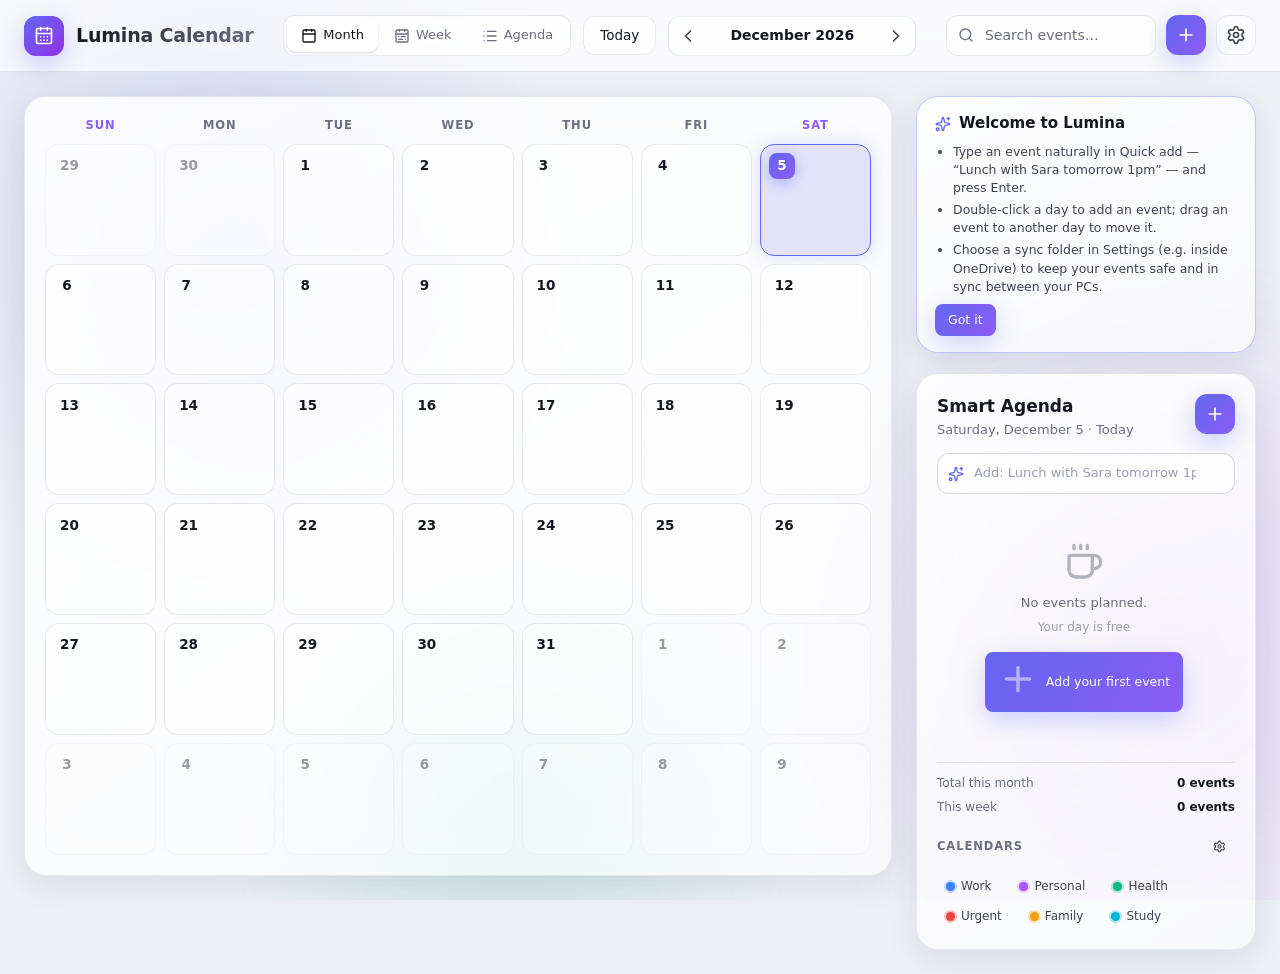
<file: index.html>
<!DOCTYPE html>
<html lang="en" dir="ltr" data-theme="dark">
<head>
  <meta charset="UTF-8">
  <meta name="viewport" content="width=device-width, initial-scale=1.0, viewport-fit=cover">
  <meta name="description" content="Lumina Calendar — a strikingly beautiful smart calendar for daily life. Works offline, English and Arabic.">
  <meta name="application-name" content="Lumina Calendar">
  <meta name="theme-color" content="#0a0a0c" media="(prefers-color-scheme: dark)">
  <meta name="theme-color" content="#eef0f6" media="(prefers-color-scheme: light)">
  <meta name="color-scheme" content="dark light">
  <meta name="mobile-web-app-capable" content="yes">
  <meta name="apple-mobile-web-app-capable" content="yes">
  <meta name="apple-mobile-web-app-title" content="Lumina">
  <title>Lumina Calendar</title>

  <link rel="manifest" href="manifest.webmanifest">
  <link rel="icon" href="icons/favicon.ico" sizes="any">
  <link rel="icon" type="image/svg+xml" href="icons/icon.svg">
  <link rel="apple-touch-icon" href="icons/icon-180.png">
  <link rel="stylesheet" href="css/app.css">

  <!-- Apply the saved theme and language before the first paint to avoid a flash. -->
  <script>
    (function () {
      try {
        var s = JSON.parse(localStorage.getItem('lumina.settings') || '{}');
        var theme = s.theme || 'system';
        if (theme === 'system') theme = (window.matchMedia && window.matchMedia('(prefers-color-scheme: light)').matches) ? 'light' : 'dark';
        document.documentElement.setAttribute('data-theme', theme);
        var lang = s.lang || ((navigator.language || '').toLowerCase().indexOf('ar') === 0 ? 'ar' : 'en');
        document.documentElement.lang = lang;
        document.documentElement.dir = lang === 'ar' ? 'rtl' : 'ltr';
      } catch (e) { /* defaults stay */ }
    })();
  </script>
</head>
<body>

  <div class="ambient-bg" aria-hidden="true">
    <div class="blob blob-1"></div>
    <div class="blob blob-2"></div>
    <div class="blob blob-3"></div>
  </div>

  <header class="app-header glass">
    <div class="brand">
      <div class="brand-logo"><i data-icon="calendar-days"></i></div>
      <h1 class="brand-name" data-i18n="appName">Lumina Calendar</h1>
    </div>

    <div class="header-center">
      <div class="seg glass" role="tablist" aria-label="View">
        <button class="seg-btn active" data-view="month" role="tab" aria-selected="true" title="1"><i data-icon="calendar" class="sm"></i><span class="lbl" data-i18n="month">Month</span></button>
        <button class="seg-btn" data-view="week" role="tab" aria-selected="false" title="2"><i data-icon="calendar-range" class="sm"></i><span class="lbl" data-i18n="week">Week</span></button>
        <button class="seg-btn" data-view="agenda" role="tab" aria-selected="false" title="3"><i data-icon="list" class="sm"></i><span class="lbl" data-i18n="agenda">Agenda</span></button>
      </div>
      <button id="btn-today" class="btn" data-i18n="today">Today</button>
      <div class="nav-group glass">
        <button id="btn-prev" class="icon-btn" data-i18n-title="previous" aria-label="Previous"><i data-icon="chevron-left" class="flip-rtl"></i></button>
        <span id="period-label" class="period-label">…</span>
        <button id="btn-next" class="icon-btn" data-i18n-title="next" aria-label="Next"><i data-icon="chevron-right" class="flip-rtl"></i></button>
      </div>
    </div>

    <div class="header-right">
      <div class="search-wrap">
        <i data-icon="search" class="sm"></i>
        <input id="search" class="search-input" type="search" autocomplete="off" spellcheck="false" data-i18n-placeholder="searchPlaceholder" placeholder="Search events…" aria-label="Search events">
        <button id="search-clear" class="icon-btn sm search-clear" data-i18n-title="clearSearch" aria-label="Clear search" hidden><i data-icon="x" class="sm"></i></button>
      </div>
      <button id="btn-new" class="icon-btn accent" data-i18n-title="newEvent" aria-label="New event"><i data-icon="plus"></i></button>
      <button id="btn-settings" class="icon-btn glass" data-i18n-title="settings" aria-label="Settings"><i data-icon="settings"></i></button>
    </div>
  </header>

  <div class="app-banners">
    <div id="backup-banner" class="banner" hidden role="button" tabindex="0">
      <i data-icon="folder-open" class="sm"></i><span data-i18n="reauthorize">Click to re-allow access to your backup folder</span>
    </div>
  </div>

  <main class="app-main">
    <section class="card view-card slide-up" id="view-root" aria-live="polite">
      <!-- Month / week / agenda views render here -->
    </section>

    <aside class="side-col slide-up" style="animation-delay: 0.08s">
      <div id="welcome-card" class="card welcome" hidden>
        <h3><i data-icon="sparkles" class="sm"></i><span data-i18n="welcomeTitle">Welcome to Lumina</span></h3>
        <ul>
          <li data-i18n="welcome1"></li>
          <li data-i18n="welcome2"></li>
          <li data-i18n="welcome3"></li>
        </ul>
        <div><button id="btn-welcome-ok" class="btn btn-sm btn-primary" data-i18n="gotIt">Got it</button></div>
      </div>

      <div class="card side-card">
        <div class="side-head">
          <div>
            <h2 data-i18n="smartAgenda">Smart Agenda</h2>
            <p id="side-date" class="side-date">…</p>
            <p id="side-hijri" class="side-hijri" hidden></p>
          </div>
          <button id="btn-new-side" class="icon-btn accent" data-i18n-title="newEvent" aria-label="New event"><i data-icon="plus"></i></button>
        </div>
        <div class="quick-add">
          <div class="quick-row">
            <i data-icon="sparkles" class="sm quick-icon"></i>
            <input id="quick-add" class="quick-input" type="text" autocomplete="off" spellcheck="false" maxlength="200" data-i18n-placeholder="quickPlaceholder" placeholder="Add: Lunch with Sara tomorrow 1pm" aria-label="Quick add">
            <button id="quick-open" class="icon-btn sm" type="button" data-i18n-title="quickOpenEditor" aria-label="Open in the editor" hidden><i data-icon="pencil" class="sm"></i></button>
          </div>
          <div id="quick-preview" class="quick-preview" hidden></div>
        </div>
        <div id="next-up" class="next-up" hidden></div>
        <div id="side-list" class="side-list"></div>
        <div class="side-stats">
          <div class="stat"><span data-i18n="totalThisMonth">Total this month</span><b id="stat-month">0</b></div>
          <div class="stat"><span data-i18n="thisWeek">This week</span><b id="stat-week">0</b></div>
          <div class="side-cals-head"><span data-i18n="calendars">Calendars</span><button id="btn-manage-cals" class="icon-btn sm" type="button" data-i18n-title="manageCalendars" aria-label="Manage calendars"><i data-icon="settings" class="xs"></i></button></div>
          <div id="cal-list" class="cal-list"></div>
        </div>
      </div>
    </aside>
  </main>

  <!-- Event editor -->
  <div id="event-modal" class="modal" hidden role="dialog" aria-modal="true" aria-labelledby="event-modal-title">
    <div class="modal-backdrop" data-close></div>
    <div class="modal-panel card">
      <div class="modal-head">
        <h3 id="event-modal-title" data-i18n="newEvent">New event</h3>
        <button class="icon-btn" data-close data-i18n-title="close" aria-label="Close"><i data-icon="x"></i></button>
      </div>
      <form id="event-form" class="form" novalidate>
        <input type="hidden" id="ev-id">
        <div class="field" id="f-title">
          <label for="ev-title" data-i18n="eventTitle">Title</label>
          <input id="ev-title" class="input lg" type="text" maxlength="140" required data-i18n-placeholder="titlePlaceholder" placeholder="e.g. Project review">
          <div class="field-error" data-i18n="required">Please enter a title.</div>
        </div>
        <div class="row-when">
          <div class="field">
            <label for="ev-date" data-i18n="date">Date</label>
            <input id="ev-date" class="input" type="date" required>
          </div>
          <div class="field" id="f-start">
            <label for="ev-time" data-i18n="startTime">Starts</label>
            <input id="ev-time" class="input" type="time" step="300">
          </div>
          <div class="field" id="f-end">
            <label for="ev-end" data-i18n="endTime">Ends</label>
            <input id="ev-end" class="input" type="time" step="300">
          </div>
          <label class="switch"><input id="ev-allday" type="checkbox"><span class="track"></span><span data-i18n="allDay">All day</span></label>
        </div>
        <div class="field-error" id="err-end" data-i18n="endBeforeStart" style="margin-top:-6px">The end time must be after the start time.</div>
        <div class="field">
          <span class="lbl" data-i18n="category">Category</span>
          <div class="cat-grid" id="cat-grid"></div>
        </div>
        <div class="row-3">
          <div class="field">
            <label for="ev-repeat" data-i18n="repeat">Repeat</label>
            <select id="ev-repeat" class="select"></select>
          </div>
          <div class="field" id="f-until">
            <label for="ev-until" data-i18n="until">Until (optional)</label>
            <input id="ev-until" class="input" type="date">
          </div>
          <div class="field">
            <label for="ev-reminder" data-i18n="reminder">Reminder</label>
            <select id="ev-reminder" class="select"></select>
          </div>
        </div>
        <div class="field">
          <label for="ev-location" data-i18n="location">Location</label>
          <input id="ev-location" class="input" type="text" maxlength="200" data-i18n-placeholder="locationPlaceholder" placeholder="e.g. Meeting room B">
        </div>
        <div class="field">
          <label for="ev-notes" data-i18n="notes">Notes</label>
          <textarea id="ev-notes" class="textarea" rows="2" maxlength="2000" data-i18n-placeholder="notesPlaceholder" placeholder="Anything to remember…"></textarea>
        </div>
        <p id="ev-recurring-hint" class="hint" hidden><i data-icon="repeat" class="sm"></i><span data-i18n="recurringHint">This event repeats. Changes apply to all occurrences.</span></p>
        <p id="ev-readonly-hint" class="hint" hidden><i data-icon="lock" class="sm"></i><span data-i18n="feedReadOnly">This event comes from a subscribed calendar and cannot be edited here.</span></p>
        <div id="ev-tools" class="btn-row" hidden>
          <button type="button" id="btn-share" class="btn btn-sm"><i data-icon="share-2" class="sm"></i><span data-i18n="share">Share</span></button>
          <button type="button" id="btn-win-cal" class="btn btn-sm" data-i18n-title="addToWindowsHint"><i data-icon="calendar-plus" class="sm"></i><span data-i18n="addToWindows">Add to Windows Calendar / Outlook</span></button>
        </div>
        <div class="modal-foot">
          <button type="button" id="btn-delete" class="btn btn-danger" hidden><i data-icon="trash-2" class="sm"></i><span data-i18n="delete">Delete</span></button>
          <span class="spacer"></span>
          <button type="button" class="btn btn-ghost" data-close data-i18n="cancel">Cancel</button>
          <button type="submit" id="btn-save" class="btn btn-primary"><i data-icon="check" class="sm"></i><span data-i18n="save">Save</span></button>
        </div>
      </form>
    </div>
  </div>

  <!-- Settings -->
  <div id="settings-modal" class="modal" hidden role="dialog" aria-modal="true" aria-labelledby="settings-title">
    <div class="modal-backdrop" data-close></div>
    <div class="modal-panel card wide">
      <div class="modal-head">
        <h3 id="settings-title" data-i18n="settings">Settings</h3>
        <button class="icon-btn" data-close data-i18n-title="close" aria-label="Close"><i data-icon="x"></i></button>
      </div>

      <div class="settings-section">
        <h4 data-i18n="general">General</h4>
        <div class="setting-row">
          <span class="lbl" data-i18n="language">Language</span>
          <div class="ctl seg glass" id="lang-seg">
            <button class="seg-btn" data-lang="en">English</button>
            <button class="seg-btn" data-lang="ar">العربية</button>
          </div>
        </div>
        <div class="setting-row">
          <span class="lbl" data-i18n="theme">Appearance</span>
          <div class="ctl seg glass" id="theme-seg">
            <button class="seg-btn" data-theme-opt="system"><i data-icon="monitor" class="sm"></i><span data-i18n="system">System</span></button>
            <button class="seg-btn" data-theme-opt="light"><i data-icon="sun" class="sm"></i><span data-i18n="light">Light</span></button>
            <button class="seg-btn" data-theme-opt="dark"><i data-icon="moon" class="sm"></i><span data-i18n="dark">Dark</span></button>
          </div>
        </div>
        <div class="setting-row">
          <label class="lbl" for="set-weekstart" data-i18n="weekStart">Week starts on</label>
          <div class="ctl"><select id="set-weekstart" class="select">
            <option value="6" data-i18n="saturday">Saturday</option>
            <option value="0" data-i18n="sunday">Sunday</option>
            <option value="1" data-i18n="monday">Monday</option>
          </select></div>
        </div>
        <div class="setting-row">
          <label class="lbl" for="set-timefmt" data-i18n="timeFormat">Time format</label>
          <div class="ctl"><select id="set-timefmt" class="select">
            <option value="12" data-i18n="h12">12-hour</option>
            <option value="24" data-i18n="h24">24-hour</option>
          </select></div>
        </div>
        <div class="setting-row" id="row-numerals">
          <label class="lbl" for="set-numerals" data-i18n="numerals">Numerals</label>
          <div class="ctl"><select id="set-numerals" class="select">
            <option value="latn" data-i18n="westernDigits">Western (123)</option>
            <option value="arab" data-i18n="arabicDigits">Arabic-Indic (١٢٣)</option>
          </select></div>
        </div>
        <div class="setting-row">
          <span class="lbl" data-i18n="showHijri">Show Hijri dates</span>
          <label class="switch"><input id="set-hijri" type="checkbox"><span class="track"></span></label>
        </div>
      </div>

      <div class="settings-section">
        <h4 data-i18n="notifications">Notifications</h4>
        <div class="setting-row">
          <span id="notif-status" class="setting-status">…</span>
          <div class="ctl"><button id="btn-notif" class="btn btn-sm"><i data-icon="bell" class="sm"></i><span data-i18n="enableNotifications">Enable notifications</span></button></div>
        </div>
        <div class="setting-row">
          <span class="lbl" data-i18n="reminderSound">Play a sound with reminders</span>
          <label class="switch"><input id="set-sound" type="checkbox"><span class="track"></span></label>
        </div>
        <p class="hint"><i data-icon="info" class="sm"></i><span data-i18n="notifHint"></span></p>
        <div class="setting-row" style="margin-top:4px">
          <span class="lbl" data-i18n="closedReminders">Reminders when Lumina is closed</span>
          <div class="ctl"><button id="btn-copy-startup" class="btn btn-sm"><i data-icon="copy" class="sm"></i><span data-i18n="copyStartup">Copy “shell:startup”</span></button></div>
        </div>
        <p class="hint"><i data-icon="info" class="sm"></i><span data-i18n="closedRemindersHint"></span></p>
      </div>

      <div class="settings-section">
        <h4 data-i18n="syncTitle">Sync &amp; backup folder</h4>
        <div class="setting-row">
          <div>
            <div class="lbl" data-i18n="backupFolder">Sync folder</div>
            <div id="backup-status" class="setting-status" data-i18n="noFolder">No folder chosen</div>
          </div>
          <div class="ctl" id="backup-controls">
            <button id="btn-choose-folder" class="btn btn-sm"><i data-icon="folder" class="sm"></i><span data-i18n="chooseFolder">Choose folder…</span></button>
            <button id="btn-backup-now" class="btn btn-sm" hidden><i data-icon="refresh-cw" class="sm"></i><span data-i18n="syncNow">Sync now</span></button>
            <button id="btn-restore-folder" class="btn btn-sm" hidden><i data-icon="rotate-ccw" class="sm"></i><span data-i18n="restoreFromFolder">Restore from folder</span></button>
            <button id="btn-forget-folder" class="btn btn-sm btn-ghost" hidden><span data-i18n="forgetFolder">Stop</span></button>
          </div>
        </div>
        <p class="hint" id="backup-hint"><i data-icon="info" class="sm"></i><span data-i18n="syncHint"></span></p>
        <div class="btn-row">
          <button id="btn-export-json" class="btn btn-sm"><i data-icon="file-down" class="sm"></i><span data-i18n="exportJson">Export backup (JSON)</span></button>
          <button id="btn-import" class="btn btn-sm"><i data-icon="file-up" class="sm"></i><span data-i18n="importFile">Import (JSON or ICS)</span></button>
          <button id="btn-export-ics" class="btn btn-sm"><i data-icon="calendar-check" class="sm"></i><span data-i18n="exportIcs">Export to calendar file (ICS)</span></button>
          <input id="import-file" type="file" accept=".json,.ics,application/json,text/calendar" hidden>
        </div>
      </div>

      <div class="settings-section">
        <h4 data-i18n="shortcuts">Keyboard shortcuts</h4>
        <div class="shortcut-list">
          <div><span data-i18n="sc_new">New event</span><span><span class="kbd">N</span></span></div>
          <div><span data-i18n="sc_today">Go to today</span><span><span class="kbd">T</span></span></div>
          <div><span data-i18n="sc_nav">Previous / next</span><span><span class="kbd">←</span><span class="kbd">→</span></span></div>
          <div><span data-i18n="sc_views">Month / Week / Agenda</span><span><span class="kbd">1</span><span class="kbd">2</span><span class="kbd">3</span></span></div>
          <div><span data-i18n="sc_search">Search</span><span><span class="kbd">/</span></span></div>
          <div><span data-i18n="sc_quick">Quick add</span><span><span class="kbd">Q</span></span></div>
          <div><span data-i18n="sc_close">Close</span><span><span class="kbd">Esc</span></span></div>
        </div>
      </div>

      <div class="settings-section">
        <h4 data-i18n="dangerZone">Danger zone</h4>
        <div class="setting-row">
          <span class="lbl" data-i18n="deleteAll">Delete all events</span>
          <div class="ctl"><button id="btn-delete-all" class="btn btn-sm btn-danger"><i data-icon="trash-2" class="sm"></i><span data-i18n="deleteAll">Delete all events</span></button></div>
        </div>
      </div>

      <div class="settings-section">
        <h4 data-i18n="about">About</h4>
        <div class="about-box">
          <div class="brand-logo"><i data-icon="calendar-days"></i></div>
          <div>
            <div class="t"><span data-i18n="appName">Lumina Calendar</span> <span class="setting-status">· <span data-i18n="version">Version</span> <span id="app-version">1.0.0</span></span></div>
            <div class="s" data-i18n="aboutText"></div>
            <div class="s"><span data-i18n="support">Support</span>: <a href="mailto:haymohsen@gmail.com">haymohsen@gmail.com</a> · <a href="privacy.html" target="_blank" rel="noopener" data-i18n="privacy">Privacy policy</a></div>
          </div>
        </div>
      </div>
    </div>
  </div>

  <!-- Calendars manager -->
  <div id="calendars-modal" class="modal" hidden role="dialog" aria-modal="true" aria-labelledby="calendars-title">
    <div class="modal-backdrop" data-close></div>
    <div class="modal-panel card">
      <div class="modal-head">
        <h3 id="calendars-title" data-i18n="manageCalendars">Manage calendars</h3>
        <button class="icon-btn" data-close data-i18n-title="close" aria-label="Close"><i data-icon="x"></i></button>
      </div>
      <div id="cal-manage-list" class="cal-manage-list"></div>
      <p class="hint" style="margin-top:6px"><i data-icon="info" class="sm"></i><span data-i18n="builtinNameHint"></span></p>

      <div class="settings-section">
        <h4 data-i18n="newCalendar">New calendar</h4>
        <div class="cal-add-row">
          <input id="newcal-color" class="color-input" type="color" value="#ec4899" data-i18n-title="calendarColor">
          <input id="newcal-name" class="input" type="text" maxlength="60" data-i18n-placeholder="calendarName" placeholder="Name">
          <button id="btn-add-cal" class="btn btn-sm btn-primary" type="button"><i data-icon="plus" class="sm"></i><span data-i18n="addCalendar">Add calendar</span></button>
        </div>
      </div>

      <div class="settings-section">
        <h4 data-i18n="subscribeFeed">Subscribe to a calendar feed</h4>
        <div class="form" style="gap:8px">
          <input id="feed-url" class="input" type="url" spellcheck="false" data-i18n-placeholder="feedUrlPlaceholder" placeholder="https://example.com/calendar.ics" aria-label="Feed URL">
          <div class="cal-add-row">
            <input id="feed-color" class="color-input" type="color" value="#14b8a6" data-i18n-title="calendarColor">
            <input id="feed-name" class="input" type="text" maxlength="60" data-i18n-placeholder="feedName" placeholder="Name (optional)">
            <button id="btn-add-feed" class="btn btn-sm btn-primary" type="button"><i data-icon="globe" class="sm"></i><span data-i18n="subscribe">Subscribe</span></button>
          </div>
          <p class="hint"><i data-icon="info" class="sm"></i><span data-i18n="feedHint"></span></p>
        </div>
      </div>
    </div>
  </div>

  <!-- Generic confirm dialog -->
  <div id="confirm-modal" class="modal" hidden role="alertdialog" aria-modal="true" aria-labelledby="confirm-title">
    <div class="modal-backdrop" data-close></div>
    <div class="modal-panel card narrow">
      <div class="modal-head">
        <h3 id="confirm-title">…</h3>
        <button class="icon-btn" data-close aria-label="Close"><i data-icon="x"></i></button>
      </div>
      <p id="confirm-msg" class="hint" style="font-size:13.5px;color:var(--text-2)"></p>
      <div id="confirm-buttons" class="modal-foot"></div>
    </div>
  </div>

  <div id="toast-stack" class="toast-stack" aria-live="polite"></div>

  <script src="js/icons.js"></script>
  <script src="js/i18n.js"></script>
  <script src="js/core.js"></script>
  <script src="js/nlp.js"></script>
  <script src="js/store.js"></script>
  <script src="js/app.js"></script>
</body>
</html>
</file>
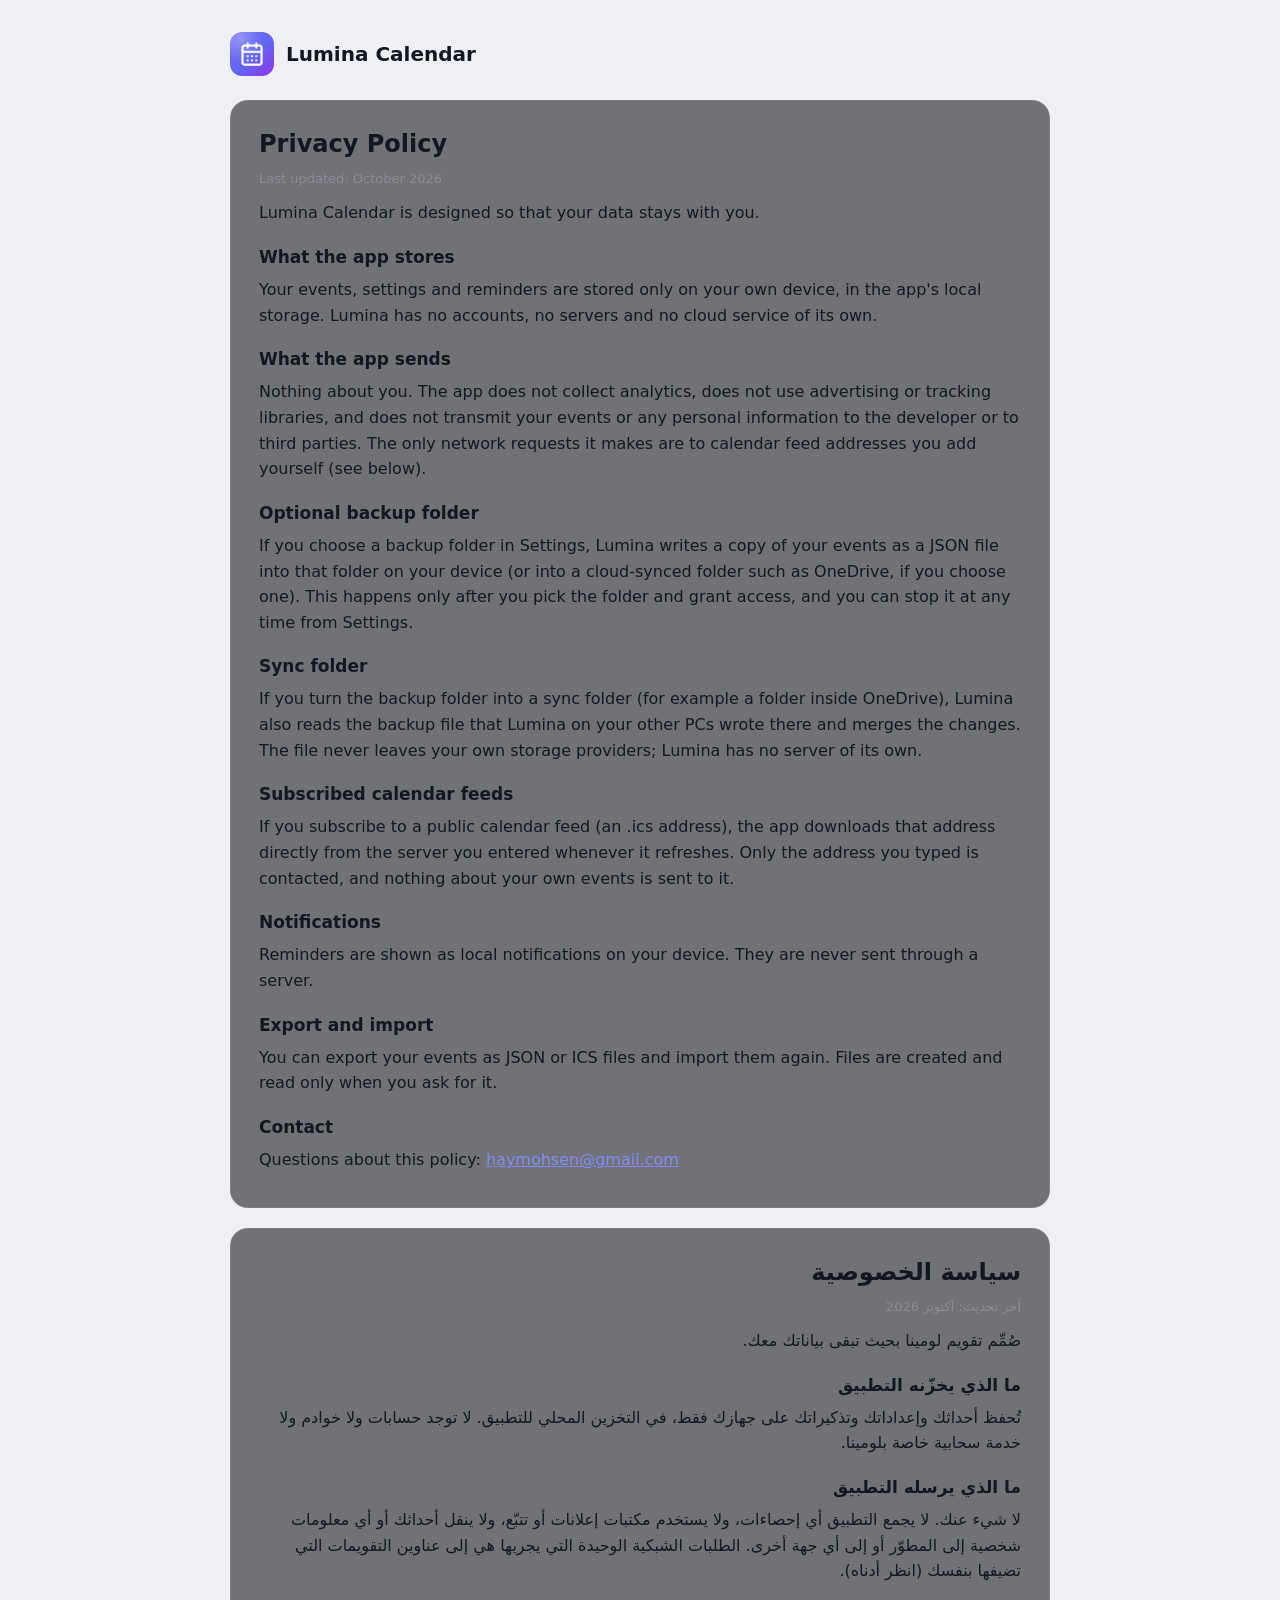
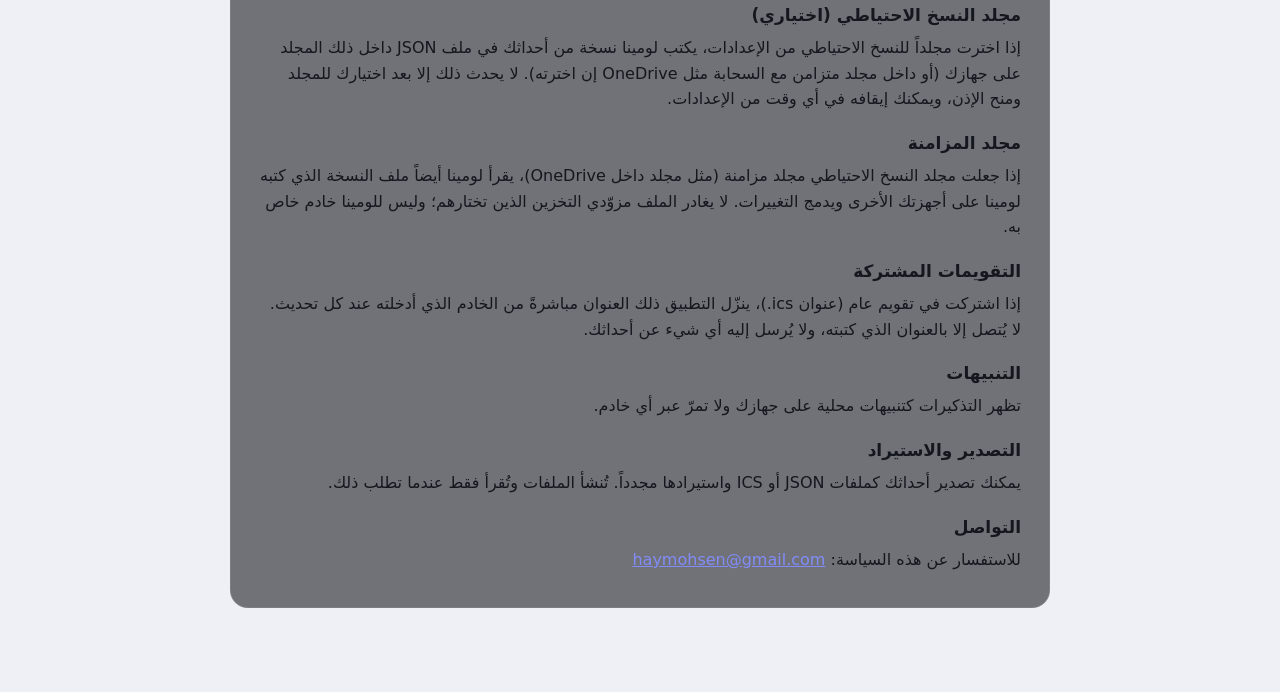
<file: privacy.html>
<!DOCTYPE html>
<html lang="en">
<head>
  <meta charset="UTF-8">
  <meta name="viewport" content="width=device-width, initial-scale=1.0">
  <title>Privacy Policy — Lumina Calendar</title>
  <link rel="icon" href="icons/favicon.ico">
  <style>
    :root { color-scheme: light dark; }
    body { margin: 0; font-family: 'Segoe UI Variable Text', 'Segoe UI', system-ui, -apple-system, 'Noto Sans Arabic', sans-serif; background: #0a0a0c; color: #f5f5f7; line-height: 1.6; }
    @media (prefers-color-scheme: light) { body { background: #eef0f6; color: #15171f; } .card { background: rgba(255,255,255,0.85); border-color: rgba(20,24,40,0.08); } .muted { color: #6b6f80; } }
    main { max-width: 820px; margin: 0 auto; padding: 32px 20px 64px; }
    .brand { display: flex; align-items: center; gap: 12px; margin-bottom: 24px; }
    .brand img { width: 44px; height: 44px; border-radius: 12px; }
    .brand b { font-size: 20px; }
    .card { background: rgba(30,30,35,0.6); border: 1px solid rgba(255,255,255,0.08); border-radius: 18px; padding: 24px 28px; margin-bottom: 20px; }
    h1 { font-size: 24px; margin: 0 0 6px; }
    h2 { font-size: 17px; margin: 18px 0 6px; }
    p { margin: 0 0 10px; }
    .muted { color: #8d8d96; font-size: 13px; }
    [dir="rtl"] { text-align: right; }
    a { color: #818cf8; }
  </style>
</head>
<body>
  <main>
    <div class="brand"><img src="icons/icon-96.png" alt=""><b>Lumina Calendar</b></div>

    <section class="card">
      <h1>Privacy Policy</h1>
      <p class="muted">Last updated: October 2026</p>
      <p>Lumina Calendar is designed so that your data stays with you.</p>
      <h2>What the app stores</h2>
      <p>Your events, settings and reminders are stored only on your own device, in the app's local storage. Lumina has no accounts, no servers and no cloud service of its own.</p>
      <h2>What the app sends</h2>
      <p>Nothing about you. The app does not collect analytics, does not use advertising or tracking libraries, and does not transmit your events or any personal information to the developer or to third parties. The only network requests it makes are to calendar feed addresses you add yourself (see below).</p>
      <h2>Optional backup folder</h2>
      <p>If you choose a backup folder in Settings, Lumina writes a copy of your events as a JSON file into that folder on your device (or into a cloud-synced folder such as OneDrive, if you choose one). This happens only after you pick the folder and grant access, and you can stop it at any time from Settings.</p>
      <h2>Sync folder</h2>
      <p>If you turn the backup folder into a sync folder (for example a folder inside OneDrive), Lumina also reads the backup file that Lumina on your other PCs wrote there and merges the changes. The file never leaves your own storage providers; Lumina has no server of its own.</p>
      <h2>Subscribed calendar feeds</h2>
      <p>If you subscribe to a public calendar feed (an .ics address), the app downloads that address directly from the server you entered whenever it refreshes. Only the address you typed is contacted, and nothing about your own events is sent to it.</p>
      <h2>Notifications</h2>
      <p>Reminders are shown as local notifications on your device. They are never sent through a server.</p>
      <h2>Export and import</h2>
      <p>You can export your events as JSON or ICS files and import them again. Files are created and read only when you ask for it.</p>
      <h2>Contact</h2>
      <p>Questions about this policy: <a href="mailto:haymohsen@gmail.com">haymohsen@gmail.com</a></p>
    </section>

    <section class="card" dir="rtl" lang="ar">
      <h1>سياسة الخصوصية</h1>
      <p class="muted">آخر تحديث: أكتوبر 2026</p>
      <p>صُمِّم تقويم لومينا بحيث تبقى بياناتك معك.</p>
      <h2>ما الذي يخزّنه التطبيق</h2>
      <p>تُحفظ أحداثك وإعداداتك وتذكيراتك على جهازك فقط، في التخزين المحلي للتطبيق. لا توجد حسابات ولا خوادم ولا خدمة سحابية خاصة بلومينا.</p>
      <h2>ما الذي يرسله التطبيق</h2>
      <p>لا شيء عنك. لا يجمع التطبيق أي إحصاءات، ولا يستخدم مكتبات إعلانات أو تتبّع، ولا ينقل أحداثك أو أي معلومات شخصية إلى المطوّر أو إلى أي جهة أخرى. الطلبات الشبكية الوحيدة التي يجريها هي إلى عناوين التقويمات التي تضيفها بنفسك (انظر أدناه).</p>
      <h2>مجلد النسخ الاحتياطي (اختياري)</h2>
      <p>إذا اخترت مجلداً للنسخ الاحتياطي من الإعدادات، يكتب لومينا نسخة من أحداثك في ملف JSON داخل ذلك المجلد على جهازك (أو داخل مجلد متزامن مع السحابة مثل OneDrive إن اخترته). لا يحدث ذلك إلا بعد اختيارك للمجلد ومنح الإذن، ويمكنك إيقافه في أي وقت من الإعدادات.</p>
      <h2>مجلد المزامنة</h2>
      <p>إذا جعلت مجلد النسخ الاحتياطي مجلد مزامنة (مثل مجلد داخل OneDrive)، يقرأ لومينا أيضاً ملف النسخة الذي كتبه لومينا على أجهزتك الأخرى ويدمج التغييرات. لا يغادر الملف مزوّدي التخزين الذين تختارهم؛ وليس للومينا خادم خاص به.</p>
      <h2>التقويمات المشتركة</h2>
      <p>إذا اشتركت في تقويم عام (عنوان ‎.ics)، ينزّل التطبيق ذلك العنوان مباشرةً من الخادم الذي أدخلته عند كل تحديث. لا يُتصل إلا بالعنوان الذي كتبته، ولا يُرسل إليه أي شيء عن أحداثك.</p>
      <h2>التنبيهات</h2>
      <p>تظهر التذكيرات كتنبيهات محلية على جهازك ولا تمرّ عبر أي خادم.</p>
      <h2>التصدير والاستيراد</h2>
      <p>يمكنك تصدير أحداثك كملفات JSON أو ICS واستيرادها مجدداً. تُنشأ الملفات وتُقرأ فقط عندما تطلب ذلك.</p>
      <h2>التواصل</h2>
      <p>للاستفسار عن هذه السياسة: <a href="mailto:haymohsen@gmail.com">haymohsen@gmail.com</a></p>
    </section>
  </main>
</body>
</html>
</file>
<file: css/app.css>
/* ==========================================================================
   Lumina Calendar — styles
   Fluent-inspired glass design, light & dark themes, LTR & RTL layouts.
   ========================================================================== */

:root {
  --font: 'Segoe UI Variable Text', 'Segoe UI', system-ui, -apple-system, 'Helvetica Neue', 'Noto Sans Arabic', 'Noto Sans', Arial, sans-serif;
  --font-display: 'Segoe UI Variable Display', 'Segoe UI', system-ui, -apple-system, 'Noto Sans Arabic', 'Noto Sans', Arial, sans-serif;
  --accent: #6366f1;
  --accent-2: #8b5cf6;
  --accent-hover: #4f46e5;
  --accent-soft: rgba(99, 102, 241, 0.16);
  --danger: #ef4444;
  --success: #10b981;
  --warning: #f59e0b;
  --radius-xl: 22px;
  --radius-lg: 16px;
  --radius: 12px;
  --radius-sm: 8px;
  --header-h: 72px;
  --cat-work: #3b82f6;
  --cat-personal: #a855f7;
  --cat-health: #10b981;
  --cat-urgent: #ef4444;
  --cat-family: #f59e0b;
  --cat-study: #06b6d4;
  --ease-out: cubic-bezier(0.16, 1, 0.3, 1);
  color-scheme: dark;
}

html[data-theme="dark"] {
  --bg: #0a0a0c;
  --text: #f5f5f7;
  --text-2: #b8b8c0;
  --muted: #8d8d96;
  --muted-2: #5f5f68;
  --surface: rgba(30, 30, 35, 0.6);
  --surface-strong: rgba(22, 22, 27, 0.95);
  --card: linear-gradient(145deg, rgba(40, 40, 45, 0.7) 0%, rgba(20, 20, 25, 0.4) 100%);
  --border: rgba(255, 255, 255, 0.08);
  --border-strong: rgba(255, 255, 255, 0.16);
  --hover: rgba(255, 255, 255, 0.06);
  --hover-2: rgba(255, 255, 255, 0.11);
  --cell: rgba(255, 255, 255, 0.035);
  --input: rgba(255, 255, 255, 0.05);
  --shadow: 0 8px 32px rgba(0, 0, 0, 0.3);
  --shadow-lg: 0 24px 64px rgba(0, 0, 0, 0.5);
  --blob-1: rgba(99, 102, 241, 0.16);
  --blob-2: rgba(168, 85, 247, 0.16);
  --blob-3: rgba(16, 185, 129, 0.1);
  --cat-text-mix: white;
  --scroll: rgba(255, 255, 255, 0.2);
  color-scheme: dark;
}

html[data-theme="light"] {
  --bg: #eef0f6;
  --text: #15171f;
  --text-2: #3f4250;
  --muted: #6b6f80;
  --muted-2: #9a9eae;
  --surface: rgba(255, 255, 255, 0.62);
  --surface-strong: rgba(255, 255, 255, 0.96);
  --card: linear-gradient(145deg, rgba(255, 255, 255, 0.86) 0%, rgba(255, 255, 255, 0.6) 100%);
  --border: rgba(20, 24, 40, 0.08);
  --border-strong: rgba(20, 24, 40, 0.16);
  --hover: rgba(20, 24, 40, 0.05);
  --hover-2: rgba(20, 24, 40, 0.09);
  --cell: rgba(255, 255, 255, 0.55);
  --input: rgba(255, 255, 255, 0.8);
  --shadow: 0 8px 32px rgba(40, 44, 80, 0.1);
  --shadow-lg: 0 24px 64px rgba(40, 44, 80, 0.18);
  --blob-1: rgba(99, 102, 241, 0.22);
  --blob-2: rgba(168, 85, 247, 0.18);
  --blob-3: rgba(16, 185, 129, 0.16);
  --cat-text-mix: black;
  --scroll: rgba(20, 24, 40, 0.22);
  color-scheme: light;
}

* { box-sizing: border-box; }

body {
  margin: 0;
  min-height: 100vh;
  display: flex;
  flex-direction: column;
  background: var(--bg);
  color: var(--text);
  font-family: var(--font);
  font-size: 14px;
  line-height: 1.45;
  -webkit-font-smoothing: antialiased;
  overflow-x: hidden;
  transition: background-color 0.3s ease, color 0.3s ease;
}

button, input, select, textarea { font: inherit; color: inherit; }
button { cursor: pointer; }
a { color: var(--accent); }
h1, h2, h3 { margin: 0; font-family: var(--font-display); }
p { margin: 0; }
[hidden] { display: none !important; }

::-webkit-scrollbar { width: 8px; height: 8px; }
::-webkit-scrollbar-track { background: transparent; }
::-webkit-scrollbar-thumb { background: var(--scroll); border-radius: 10px; }
::-webkit-scrollbar-thumb:hover { background: var(--muted); }

.icon { width: 20px; height: 20px; flex-shrink: 0; }
.icon.sm { width: 16px; height: 16px; }
.icon.xs { width: 13px; height: 13px; }
.icon.lg { width: 28px; height: 28px; }
[dir="rtl"] .flip-rtl { transform: scaleX(-1); }

.sr-only {
  position: absolute; width: 1px; height: 1px; padding: 0; margin: -1px;
  overflow: hidden; clip: rect(0, 0, 0, 0); white-space: nowrap; border: 0;
}

/* ---------- Ambient background ---------- */
.ambient-bg { position: fixed; inset: 0; z-index: -1; overflow: hidden; background: var(--bg); transition: background-color 0.3s ease; }
.blob { position: absolute; border-radius: 50%; filter: blur(10px); animation: blob 18s infinite ease-in-out; }
.blob-1 { top: -12%; left: -10%; width: 55vw; height: 55vw; background: radial-gradient(circle, var(--blob-1) 0%, rgba(0, 0, 0, 0) 70%); }
.blob-2 { top: 28%; right: -22%; width: 62vw; height: 62vw; background: radial-gradient(circle, var(--blob-2) 0%, rgba(0, 0, 0, 0) 70%); animation-delay: -6s; }
.blob-3 { bottom: -22%; left: 18%; width: 44vw; height: 44vw; background: radial-gradient(circle, var(--blob-3) 0%, rgba(0, 0, 0, 0) 70%); animation-delay: -12s; }

@keyframes blob {
  0% { transform: translate(0, 0) scale(1); }
  33% { transform: translate(50px, -50px) scale(1.1); }
  66% { transform: translate(-20px, 40px) scale(0.9); }
  100% { transform: translate(0, 0) scale(1); }
}
@keyframes fadeIn { from { opacity: 0; } to { opacity: 1; } }
@keyframes slideUp { from { opacity: 0; transform: translateY(18px) scale(0.97); } to { opacity: 1; transform: translateY(0) scale(1); } }
@keyframes toastIn { from { opacity: 0; transform: translateY(12px); } to { opacity: 1; transform: translateY(0); } }
@keyframes pulse { 0%, 100% { box-shadow: 0 0 0 0 rgba(99, 102, 241, 0.45); } 70% { box-shadow: 0 0 0 10px rgba(99, 102, 241, 0); } }

.fade-in { animation: fadeIn 0.3s ease-out both; }
.slide-up { animation: slideUp 0.45s var(--ease-out) both; }

/* ---------- Surfaces ---------- */
.glass {
  background: var(--surface);
  -webkit-backdrop-filter: blur(24px);
  backdrop-filter: blur(24px);
  border: 1px solid var(--border);
}
.card {
  background: var(--card);
  -webkit-backdrop-filter: blur(20px);
  backdrop-filter: blur(20px);
  border: 1px solid var(--border);
  box-shadow: var(--shadow);
  border-radius: var(--radius-xl);
}

/* ---------- Buttons ---------- */
.btn {
  display: inline-flex; align-items: center; justify-content: center; gap: 8px;
  padding: 9px 16px; border-radius: var(--radius); border: 1px solid var(--border);
  background: var(--surface); color: var(--text); font-weight: 500; font-size: 13.5px;
  transition: background-color 0.18s ease, border-color 0.18s ease, transform 0.12s ease, box-shadow 0.18s ease;
  white-space: nowrap; text-decoration: none;
}
.btn:hover { background: var(--hover-2); border-color: var(--border-strong); }
.btn:active { transform: scale(0.97); }
.btn:focus-visible, .icon-btn:focus-visible, .seg-btn:focus-visible, .day:focus-visible, .chip:focus-visible, .agenda-item:focus-visible, .wk-event:focus-visible {
  outline: 2px solid var(--accent); outline-offset: 2px;
}
.btn-primary {
  background: linear-gradient(135deg, var(--accent) 0%, var(--accent-2) 100%); border-color: transparent; color: #fff;
  box-shadow: 0 8px 24px rgba(99, 102, 241, 0.28);
}
.btn-primary:hover { background: linear-gradient(135deg, var(--accent-hover) 0%, #7c3aed 100%); border-color: transparent; }
.btn-ghost { background: transparent; border-color: transparent; }
.btn-ghost:hover { background: var(--hover); }
.btn-danger { color: var(--danger); border-color: rgba(239, 68, 68, 0.3); background: rgba(239, 68, 68, 0.08); }
.btn-danger:hover { background: rgba(239, 68, 68, 0.16); border-color: rgba(239, 68, 68, 0.5); }
.btn-sm { padding: 6px 12px; font-size: 12.5px; border-radius: var(--radius-sm); }
.btn-block { width: 100%; }
.btn:disabled { opacity: 0.5; cursor: not-allowed; }

.icon-btn {
  display: inline-flex; align-items: center; justify-content: center;
  width: 40px; height: 40px; border-radius: var(--radius); border: 1px solid transparent;
  background: transparent; color: var(--text-2);
  transition: background-color 0.18s ease, color 0.18s ease, transform 0.12s ease;
}
.icon-btn:hover { background: var(--hover-2); color: var(--text); }
.icon-btn:active { transform: scale(0.94); }
.icon-btn.glass { border-color: var(--border); }
.icon-btn.accent {
  background: linear-gradient(135deg, var(--accent) 0%, var(--accent-2) 100%); color: #fff;
  box-shadow: 0 8px 24px rgba(99, 102, 241, 0.3);
}
.icon-btn.accent:hover { filter: brightness(1.08); }
.icon-btn.sm { width: 32px; height: 32px; border-radius: var(--radius-sm); }

/* ---------- Segmented control ---------- */
.seg { display: inline-flex; padding: 3px; gap: 2px; border-radius: var(--radius); }
.seg-btn {
  padding: 7px 14px; border-radius: 9px; border: 0; background: transparent; color: var(--muted);
  font-weight: 500; font-size: 13px; display: inline-flex; align-items: center; gap: 6px;
  transition: background-color 0.18s ease, color 0.18s ease;
}
.seg-btn:hover { color: var(--text); background: var(--hover); }
.seg-btn.active { background: var(--hover-2); color: var(--text); box-shadow: 0 1px 2px rgba(0, 0, 0, 0.15); }
html[data-theme="light"] .seg-btn.active { background: #fff; }

/* ---------- Header ---------- */
.app-header {
  position: sticky; top: 0; z-index: 40; flex-shrink: 0;
  display: flex; align-items: center; justify-content: space-between; gap: 16px; flex-wrap: wrap;
  padding: 12px 24px; min-height: var(--header-h);
  border-left: 0; border-right: 0; border-top: 0;
}
.brand { display: flex; align-items: center; gap: 12px; min-width: 0; }
.brand-logo {
  width: 40px; height: 40px; border-radius: 12px; display: grid; place-items: center; color: #fff;
  background: linear-gradient(135deg, #6366f1 0%, #9333ea 100%);
  box-shadow: 0 8px 24px rgba(99, 102, 241, 0.3);
}
.brand-name {
  font-size: 19px; font-weight: 700; letter-spacing: -0.01em; white-space: nowrap;
  background: linear-gradient(90deg, var(--text) 0%, var(--muted) 100%);
  -webkit-background-clip: text; background-clip: text; color: transparent;
}
.header-center { display: flex; align-items: center; gap: 12px; flex-wrap: wrap; justify-content: center; }
.header-right { display: flex; align-items: center; gap: 10px; }
.nav-group { display: inline-flex; align-items: center; border-radius: var(--radius); overflow: hidden; }
.nav-group .icon-btn { border-radius: 0; width: 38px; height: 38px; }
.period-label {
  min-width: 170px; text-align: center; font-weight: 600; font-size: 14px; padding: 0 10px;
  white-space: nowrap; font-variant-numeric: tabular-nums;
}
.search-wrap { position: relative; display: flex; align-items: center; }
.search-wrap .icon { position: absolute; inset-inline-start: 12px; color: var(--muted); pointer-events: none; }
.search-input {
  width: 210px; padding: 9px 12px; padding-inline-start: 38px; border-radius: var(--radius); border: 1px solid var(--border);
  background: var(--surface); color: var(--text); outline: none; transition: width 0.25s var(--ease-out), border-color 0.18s ease, box-shadow 0.18s ease;
}
.search-input::placeholder { color: var(--muted); }
.search-input:focus { width: 280px; border-color: var(--accent); box-shadow: 0 0 0 3px var(--accent-soft); }
.search-clear { position: absolute; inset-inline-end: 6px; }
.kbd {
  display: inline-block; padding: 1px 7px; border-radius: 6px; border: 1px solid var(--border-strong);
  background: var(--hover); font-size: 11.5px; font-family: var(--font); color: var(--text-2); min-width: 22px; text-align: center;
  font-variant-numeric: tabular-nums;
}

/* ---------- Main layout ---------- */
.app-main {
  flex: 1; width: 100%; max-width: 1600px; margin: 0 auto; padding: 24px;
  display: grid; grid-template-columns: minmax(0, 1fr) 340px; gap: 24px; align-items: start; position: relative; z-index: 10;
}
.view-card { padding: 20px; height: calc(100vh - var(--header-h) - 48px); min-height: 520px; display: flex; flex-direction: column; overflow: auto; }
.side-col { display: flex; flex-direction: column; gap: 20px; position: sticky; top: calc(var(--header-h) + 24px); }

/* ---------- Month view ---------- */
.weekdays { display: grid; grid-template-columns: repeat(7, minmax(0, 1fr)); gap: 8px; margin-bottom: 10px; }
.weekdays div { text-align: center; font-size: 11.5px; font-weight: 600; letter-spacing: 0.08em; text-transform: uppercase; color: var(--muted); }
.weekdays div.weekend { color: var(--accent-2); }
.month-grid { display: grid; grid-template-columns: repeat(7, minmax(0, 1fr)); grid-template-rows: repeat(6, minmax(0, 1fr)); gap: 8px; flex: 1; min-height: 0; }
.day {
  position: relative; display: flex; flex-direction: column; gap: 4px; padding: 8px; min-width: 0; min-height: 0;
  border-radius: 14px; border: 1px solid var(--border); background: var(--cell); cursor: pointer; overflow: hidden;
  transition: transform 0.18s ease, background-color 0.18s ease, border-color 0.18s ease, box-shadow 0.18s ease;
}
.day:hover { background: var(--hover-2); transform: scale(1.02); z-index: 2; border-color: var(--border-strong); }
.day.other { opacity: 0.42; }
.day.other:hover { opacity: 0.8; }
.day.selected { border-color: var(--accent); background: var(--accent-soft); box-shadow: 0 0 18px rgba(99, 102, 241, 0.22); }
.day.drop-target { border-color: var(--accent); border-style: dashed; background: var(--accent-soft); }
.day-head { display: flex; align-items: center; justify-content: space-between; gap: 4px; }
.day-num {
  display: inline-grid; place-items: center; min-width: 26px; height: 26px; padding: 0 6px; border-radius: 8px;
  font-size: 13.5px; font-weight: 600; font-variant-numeric: tabular-nums;
}
.day.today .day-num { background: linear-gradient(135deg, var(--accent) 0%, var(--accent-2) 100%); color: #fff; box-shadow: 0 4px 14px rgba(99, 102, 241, 0.4); }
.day-hijri { font-size: 10.5px; color: var(--muted); white-space: nowrap; overflow: hidden; text-overflow: ellipsis; }
.day-add { opacity: 0; position: absolute; top: 6px; inset-inline-end: 6px; transition: opacity 0.15s ease; }
.day:hover .day-add { opacity: 1; }
.day-events { display: flex; flex-direction: column; gap: 3px; margin-top: auto; min-width: 0; }
.chip {
  display: flex; align-items: center; gap: 5px; min-width: 0; padding: 2px 7px; border-radius: 7px; font-size: 11.5px; font-weight: 500;
  color: var(--text); cursor: grab; border: 1px solid transparent; user-select: none;
  --cat: var(--cat-personal);
  background: color-mix(in srgb, var(--cat) 20%, transparent);
  transition: background-color 0.15s ease, transform 0.15s ease;
}
.chip:hover { background: color-mix(in srgb, var(--cat) 34%, transparent); }
.chip.dragging { opacity: 0.4; }
.chip.recurring { cursor: pointer; }
.chip::before { content: ''; width: 6px; height: 6px; border-radius: 50%; background: var(--cat); flex-shrink: 0; }
.chip-time { color: var(--text-2); font-variant-numeric: tabular-nums; flex-shrink: 0; font-size: 10.5px; }
.chip-title { overflow: hidden; white-space: nowrap; text-overflow: ellipsis; min-width: 0; }
.chip.allday { background: color-mix(in srgb, var(--cat) 36%, transparent); }
.day-more { font-size: 10.5px; color: var(--muted); font-weight: 600; padding-inline-start: 4px; }


/* ---------- Week view ---------- */
.week { display: flex; flex-direction: column; flex: 1; min-height: 0; }
.agenda-view { min-height: 0; }
.week-head { display: grid; grid-template-columns: 56px repeat(7, minmax(0, 1fr)); gap: 4px; overflow: hidden; scrollbar-gutter: stable; }
.week-day-head { text-align: center; padding: 6px 4px 8px; border-radius: 12px; cursor: pointer; transition: background-color 0.15s ease; }
.week-day-head:hover { background: var(--hover); }
.week-day-head .wd { font-size: 11px; text-transform: uppercase; letter-spacing: 0.08em; color: var(--muted); font-weight: 600; }
.week-day-head .dn { display: inline-grid; place-items: center; width: 32px; height: 32px; border-radius: 10px; font-weight: 700; font-size: 15px; margin-top: 2px; }
.week-day-head.today .dn { background: linear-gradient(135deg, var(--accent) 0%, var(--accent-2) 100%); color: #fff; }
.week-day-head.selected { background: var(--accent-soft); }
.week-allday { display: grid; grid-template-columns: 56px repeat(7, minmax(0, 1fr)); gap: 4px; overflow: hidden; scrollbar-gutter: stable; min-height: 30px; border-bottom: 1px solid var(--border); padding-bottom: 6px; margin-bottom: 4px; }
.week-allday .lbl { font-size: 10.5px; color: var(--muted); text-align: end; padding-inline-end: 8px; padding-top: 4px; }
.week-allday .cell { display: flex; flex-direction: column; gap: 3px; min-width: 0; border-radius: 8px; }
.week-allday .cell.drop-target { background: var(--accent-soft); outline: 1px dashed var(--accent); }
.week-body { overflow-y: auto; flex: 1; min-height: 0; position: relative; border-radius: 12px; scrollbar-gutter: stable; }
.week-grid { display: grid; grid-template-columns: 56px repeat(7, minmax(0, 1fr)); gap: 0 4px; position: relative; }
.hours { position: relative; height: 1344px; }
.hour-lbl { position: absolute; inset-inline-end: 8px; transform: translateY(-50%); font-size: 11px; color: var(--muted); font-variant-numeric: tabular-nums; white-space: nowrap; }
.week-col { position: relative; height: 1344px; border-radius: 10px; background: var(--cell); border: 1px solid var(--border); overflow: hidden; }
.week-col.today { background: color-mix(in srgb, var(--accent) 6%, var(--cell)); }
.week-col.drop-target { background: var(--accent-soft); border-color: var(--accent); border-style: dashed; }
.hour-line { position: absolute; left: 0; right: 0; height: 1px; background: var(--border); pointer-events: none; }
.hour-line.half { opacity: 0.5; background-image: linear-gradient(90deg, var(--border) 50%, transparent 50%); background-size: 8px 1px; background-color: transparent; }
.wk-event {
  position: absolute; border-radius: 8px; padding: 4px 7px; font-size: 11.5px; overflow: hidden; cursor: pointer;
  --cat: var(--cat-personal); background: color-mix(in srgb, var(--cat) 24%, var(--surface-strong));
  border-inline-start: 3px solid var(--cat); box-shadow: 0 2px 8px rgba(0, 0, 0, 0.12);
  transition: filter 0.15s ease, transform 0.15s ease; line-height: 1.3;
}
.wk-event:hover { filter: brightness(1.12); z-index: 5; }
.wk-event .t { font-weight: 600; white-space: nowrap; overflow: hidden; text-overflow: ellipsis; }
.wk-event .m { color: var(--text-2); font-size: 10.5px; font-variant-numeric: tabular-nums; }
.now-line { position: absolute; left: 0; right: 0; height: 2px; background: var(--danger); z-index: 6; pointer-events: none; }
.now-line::before { content: ''; position: absolute; inset-inline-start: -4px; top: -4px; width: 10px; height: 10px; border-radius: 50%; background: var(--danger); }

/* ---------- Agenda view ---------- */
.agenda-view { display: flex; flex-direction: column; gap: 18px; }
.agenda-group { display: flex; flex-direction: column; gap: 8px; }
.agenda-group-head { display: flex; align-items: baseline; gap: 10px; padding: 4px 6px; position: sticky; top: 0; }
.agenda-group-head .d { font-size: 22px; font-weight: 700; font-variant-numeric: tabular-nums; }
.agenda-group-head .w { font-size: 13px; color: var(--muted); font-weight: 500; }
.agenda-group-head.today .d { color: var(--accent); }
.agenda-group-head .h { font-size: 11.5px; color: var(--muted-2); margin-inline-start: auto; }

/* ---------- Agenda items (shared by sidebar + agenda view) ---------- */
.agenda-item {
  display: flex; align-items: stretch; gap: 12px; padding: 10px 12px; border-radius: 14px;
  background: var(--cell); border: 1px solid var(--border); cursor: pointer; min-width: 0;
  --cat: var(--cat-personal); transition: background-color 0.15s ease, border-color 0.15s ease, transform 0.15s ease;
}
.agenda-item:hover { background: var(--hover-2); border-color: var(--border-strong); }
.agenda-item .bar { width: 4px; border-radius: 4px; background: var(--cat); flex-shrink: 0; }
.agenda-item .time { width: 64px; flex-shrink: 0; display: flex; flex-direction: column; justify-content: center; font-variant-numeric: tabular-nums; }
.agenda-item .time .s { font-weight: 600; font-size: 13px; }
.agenda-item .time .e { font-size: 11px; color: var(--muted); }
.agenda-item .body { flex: 1; min-width: 0; display: flex; flex-direction: column; justify-content: center; gap: 3px; }
.agenda-item .title { font-weight: 600; font-size: 13.5px; overflow: hidden; white-space: nowrap; text-overflow: ellipsis; }
.agenda-item .meta { display: flex; align-items: center; flex-wrap: wrap; gap: 6px 10px; font-size: 11.5px; color: var(--muted); }
.agenda-item .meta span { display: inline-flex; align-items: center; gap: 4px; min-width: 0; }
.agenda-item .meta .loc { overflow: hidden; white-space: nowrap; text-overflow: ellipsis; max-width: 180px; }
.agenda-item .actions { display: flex; align-items: center; gap: 2px; opacity: 0; transition: opacity 0.15s ease; }
.agenda-item:hover .actions, .agenda-item:focus-within .actions { opacity: 1; }
.agenda-item.past { opacity: 0.6; }
.agenda-item.now { border-color: var(--accent); box-shadow: 0 0 0 1px var(--accent) inset; }
@media (hover: none) { .agenda-item .actions { opacity: 1; } .day-add { opacity: 1; } }
.badge {
  display: inline-flex; align-items: center; gap: 4px; padding: 1px 7px; border-radius: 6px; font-size: 10.5px; font-weight: 700;
  text-transform: uppercase; letter-spacing: 0.04em; --cat: var(--cat-personal);
  background: color-mix(in srgb, var(--cat) 18%, transparent); color: color-mix(in srgb, var(--cat) 75%, var(--cat-text-mix)); border: 1px solid color-mix(in srgb, var(--cat) 35%, transparent);
}
.badge.warn { --cat: var(--warning); }
.badge.neutral { --cat: var(--muted); }

/* ---------- Sidebar ---------- */
.side-card { padding: 20px; display: flex; flex-direction: column; max-height: calc(100vh - var(--header-h) - 48px); }
.side-head { display: flex; align-items: flex-start; justify-content: space-between; gap: 12px; margin-bottom: 14px; }
.side-head h2 { font-size: 17px; font-weight: 700; }
.side-date { color: var(--muted); font-size: 13px; margin-top: 2px; }
.side-hijri { color: var(--muted-2); font-size: 11.5px; }
.next-up {
  display: flex; align-items: center; gap: 10px; padding: 10px 12px; margin-bottom: 12px; border-radius: 12px;
  background: linear-gradient(135deg, rgba(99, 102, 241, 0.18) 0%, rgba(139, 92, 246, 0.1) 100%); border: 1px solid rgba(99, 102, 241, 0.3); font-size: 12.5px;
}
.next-up .icon { color: var(--accent); }
.next-up b { font-weight: 600; }
.side-list { flex: 1; overflow-y: auto; display: flex; flex-direction: column; gap: 8px; padding-inline-end: 4px; padding-bottom: 6px; min-height: 120px; }
.empty { display: flex; flex-direction: column; align-items: center; justify-content: center; gap: 6px; text-align: center; color: var(--muted); padding: 36px 12px; }
.empty .icon { width: 40px; height: 40px; opacity: 0.5; margin-bottom: 6px; }
.empty p { font-size: 13px; }
.empty .hint { font-size: 12px; color: var(--muted-2); }
.side-stats { border-top: 1px solid var(--border); margin-top: 8px; padding-top: 12px; display: flex; flex-direction: column; gap: 6px; }
.stat { display: flex; justify-content: space-between; font-size: 12px; color: var(--muted); }
.stat b { color: var(--text); font-weight: 600; }
.legend { display: flex; flex-wrap: wrap; gap: 6px 12px; padding-top: 10px; }
.legend span { display: inline-flex; align-items: center; gap: 5px; font-size: 11.5px; color: var(--muted); }
.legend i { width: 8px; height: 8px; border-radius: 50%; background: var(--cat); display: inline-block; }

.welcome { padding: 16px 18px; display: flex; flex-direction: column; gap: 8px; border-color: rgba(99, 102, 241, 0.35); }
.welcome h3 { font-size: 15px; display: flex; align-items: center; gap: 8px; }
.welcome h3 .icon { color: var(--accent); }
.welcome ul { margin: 0; padding-inline-start: 18px; color: var(--text-2); font-size: 12.5px; display: flex; flex-direction: column; gap: 4px; }

/* ---------- Modals ---------- */
.modal { position: fixed; inset: 0; z-index: 50; display: flex; align-items: center; justify-content: center; padding: 16px; }
.modal-backdrop { position: absolute; inset: 0; background: rgba(0, 0, 0, 0.55); -webkit-backdrop-filter: blur(6px); backdrop-filter: blur(6px); animation: fadeIn 0.2s ease-out both; }
html[data-theme="light"] .modal-backdrop { background: rgba(30, 34, 60, 0.35); }
.modal-panel {
  position: relative; z-index: 1; width: 100%; max-width: 580px; max-height: calc(100vh - 32px); overflow-y: auto; padding: 20px 22px;
  background: var(--surface-strong); border: 1px solid var(--border-strong); box-shadow: var(--shadow-lg); animation: slideUp 0.4s var(--ease-out) both;
}
.modal-panel.wide { max-width: 640px; }
.modal-panel.narrow { max-width: 420px; }
.modal-head { display: flex; align-items: center; justify-content: space-between; gap: 12px; margin-bottom: 14px; }
.modal-head h3 { font-size: 19px; font-weight: 700; }
.modal-foot { display: flex; align-items: center; justify-content: flex-end; gap: 10px; margin-top: 14px; flex-wrap: wrap; }
.modal-foot .spacer { flex: 1; }

/* ---------- Forms ---------- */
.form { display: flex; flex-direction: column; gap: 11px; }
.field { display: flex; flex-direction: column; gap: 5px; min-width: 0; }
.field label, .field .lbl { font-size: 12px; font-weight: 600; color: var(--muted); }
.row-2 { display: grid; grid-template-columns: 1fr 1fr; gap: 12px; }
.row-3 { display: grid; grid-template-columns: 1fr 1fr 1fr; gap: 12px; }
.row-when { display: grid; grid-template-columns: 1.15fr 1fr 1fr auto; gap: 10px; align-items: end; }
.row-when .switch { padding-bottom: 9px; }
.row-when .input[type="time"], .row-when .input[type="date"] { padding-inline: 8px; }
.input, .select, .textarea {
  width: 100%; padding: 8px 12px; border-radius: 11px; border: 1px solid var(--border-strong); background: var(--input); color: var(--text);
  outline: none; transition: border-color 0.18s ease, box-shadow 0.18s ease; min-width: 0;
}
.input:focus, .select:focus, .textarea:focus { border-color: var(--accent); box-shadow: 0 0 0 3px var(--accent-soft); }
.input::placeholder, .textarea::placeholder { color: var(--muted-2); }
.input.lg { font-size: 15.5px; font-weight: 600; padding: 10px 13px; }
.textarea { resize: vertical; min-height: 54px; }
.select { appearance: none; -webkit-appearance: none; padding-inline-end: 36px;
  background-image: url("data:image/svg+xml;utf8,<svg xmlns='http://www.w3.org/2000/svg' width='16' height='16' viewBox='0 0 24 24' fill='none' stroke='%238d8d96' stroke-width='2' stroke-linecap='round' stroke-linejoin='round'><path d='m6 9 6 6 6-6'/></svg>");
  background-repeat: no-repeat; background-position: right 12px center; background-size: 16px; }
[dir="rtl"] .select { background-position: left 12px center; }
.input[type="date"], .input[type="time"] { font-variant-numeric: tabular-nums; }
.input[type="date"]::-webkit-calendar-picker-indicator, .input[type="time"]::-webkit-calendar-picker-indicator { opacity: 0.6; cursor: pointer; }
.field-error { font-size: 12px; color: var(--danger); display: none; }
.field.invalid .input { border-color: var(--danger); }
.field.invalid .field-error { display: block; }

.cat-grid { display: grid; grid-template-columns: repeat(3, 1fr); gap: 8px; }
.cat-option { position: relative; cursor: pointer; }
.cat-option input { position: absolute; opacity: 0; width: 0; height: 0; }
.cat-option span {
  display: flex; align-items: center; justify-content: center; gap: 6px; padding: 7px 8px; border-radius: 10px; border: 1px solid var(--border-strong);
  background: var(--input); font-size: 13px; font-weight: 500; transition: all 0.15s ease;
}
.cat-option span::before { content: ''; width: 8px; height: 8px; border-radius: 50%; background: var(--cat); }
.cat-option input:checked + span { background: color-mix(in srgb, var(--cat) 22%, transparent); border-color: color-mix(in srgb, var(--cat) 60%, transparent); color: var(--text); }
.cat-option input:focus-visible + span { outline: 2px solid var(--accent); outline-offset: 1px; }

.switch { display: inline-flex; align-items: center; gap: 10px; cursor: pointer; user-select: none; font-size: 13px; }
.switch input { position: absolute; opacity: 0; width: 0; height: 0; }
.switch .track { width: 42px; height: 24px; border-radius: 24px; background: var(--hover-2); border: 1px solid var(--border-strong); position: relative; transition: background-color 0.2s ease; flex-shrink: 0; }
.switch .track::after { content: ''; position: absolute; top: 2px; inset-inline-start: 2px; width: 18px; height: 18px; border-radius: 50%; background: #fff; transition: transform 0.2s var(--ease-out); box-shadow: 0 1px 3px rgba(0, 0, 0, 0.3); }
.switch input:checked + .track { background: var(--accent); border-color: var(--accent); }
.switch input:checked + .track::after { transform: translateX(18px); }
[dir="rtl"] .switch input:checked + .track::after { transform: translateX(-18px); }
.switch input:focus-visible + .track { outline: 2px solid var(--accent); outline-offset: 2px; }

.hint { font-size: 12px; color: var(--muted); display: flex; gap: 6px; align-items: flex-start; }
.hint .icon { margin-top: 1px; }

/* ---------- Settings ---------- */
.settings-section { padding: 14px 0; border-top: 1px solid var(--border); display: flex; flex-direction: column; gap: 12px; }
.settings-section:first-of-type { border-top: 0; padding-top: 0; }
.settings-section h4 { margin: 0; font-size: 11.5px; letter-spacing: 0.1em; text-transform: uppercase; color: var(--muted); font-weight: 700; }
.setting-row { display: flex; align-items: center; justify-content: space-between; gap: 14px; flex-wrap: wrap; }
.setting-row .lbl { font-size: 13.5px; font-weight: 500; }
.setting-row .ctl { display: flex; align-items: center; gap: 8px; flex-wrap: wrap; }
.setting-row .select { width: auto; min-width: 150px; }
.setting-status { font-size: 12.5px; color: var(--muted); }
.btn-row { display: flex; flex-wrap: wrap; gap: 8px; }
.about-box { display: flex; gap: 14px; align-items: center; }
.about-box .brand-logo { width: 48px; height: 48px; border-radius: 14px; }
.about-box .t { font-weight: 700; font-size: 15px; }
.about-box .s { color: var(--muted); font-size: 12.5px; }
.shortcut-list { display: grid; grid-template-columns: 1fr 1fr; gap: 6px 18px; font-size: 12.5px; }
.shortcut-list div { display: flex; justify-content: space-between; align-items: center; gap: 8px; color: var(--text-2); }
.shortcut-list .kbd + .kbd { margin-inline-start: 2px; }

/* ---------- Toasts & banners ---------- */
.toast-stack { position: fixed; bottom: 20px; inset-inline-end: 20px; z-index: 60; display: flex; flex-direction: column; gap: 10px; max-width: min(420px, calc(100vw - 32px)); }
.toast {
  display: flex; align-items: center; gap: 12px; padding: 12px 14px; border-radius: 14px;
  background: var(--surface-strong); border: 1px solid var(--border-strong); box-shadow: var(--shadow-lg); animation: toastIn 0.3s var(--ease-out) both;
  font-size: 13px;
}
.toast .icon { color: var(--accent); }
.toast.success .icon { color: var(--success); }
.toast.danger .icon { color: var(--danger); }
.toast.reminder { border-color: rgba(99, 102, 241, 0.5); animation: toastIn 0.3s var(--ease-out) both, pulse 2s ease-out 2; }
.toast .msg { flex: 1; min-width: 0; }
.toast .msg b { display: block; font-weight: 600; }
.toast .btn { flex-shrink: 0; }
.banner {
  display: flex; align-items: center; gap: 10px; padding: 10px 14px; border-radius: 12px; font-size: 13px; cursor: pointer;
  background: rgba(245, 158, 11, 0.12); border: 1px solid rgba(245, 158, 11, 0.4); margin: 0 24px; margin-top: 16px;
}
.banner .icon { color: var(--warning); }
.app-banners { max-width: 1600px; margin: 0 auto; width: 100%; flex-shrink: 0; }

/* ---------- Responsive ---------- */
@media (max-width: 1100px) {
  .app-main { grid-template-columns: 1fr; }
  .side-col { position: static; }
  .side-card { max-height: none; }
  .view-card { height: auto; min-height: 0; overflow: visible; }
  .month-grid { grid-template-rows: repeat(6, minmax(96px, auto)); }
  .week-body { max-height: calc(100vh - 260px); min-height: 380px; }
}
@media (max-width: 760px) {
  .app-header { padding: 10px 14px; gap: 10px; }
  .brand-name { display: none; }
  .header-center { order: 3; width: 100%; justify-content: space-between; gap: 6px; flex-wrap: nowrap; }
  .nav-group { flex: 1; min-width: 0; }
  .period-label { min-width: 0; flex: 1; padding: 0 4px; font-size: 13px; overflow: hidden; text-overflow: ellipsis; }
  .nav-group .icon-btn { width: 32px; }
  #btn-today { padding: 8px 10px; }
  .search-input { width: 44px; padding-inline-start: 38px; }
  .search-input:focus, .search-input.has-value { width: 180px; }
  .app-main { padding: 14px; gap: 14px; }
  .view-card { padding: 12px; }
  .month-grid { gap: 4px; grid-template-rows: repeat(6, minmax(64px, auto)); }
  .day { padding: 5px; border-radius: 10px; gap: 2px; }
  .day-num { min-width: 22px; height: 22px; font-size: 12.5px; }
  .day-hijri { display: none; }
  .chip { padding: 0; height: 6px; border-radius: 3px; background: var(--cat) !important; gap: 0; }
  .chip::before, .chip-time, .chip-title { display: none; }
  .day-more { font-size: 9.5px; }
  .seg-btn { padding: 6px 10px; }
  .seg-btn .lbl { display: none; }
  .row-2, .row-3 { grid-template-columns: 1fr; }
  .row-when { grid-template-columns: 1fr 1fr; }
  .row-when .switch { grid-column: 1 / -1; padding-bottom: 0; }
  .cat-grid { grid-template-columns: repeat(2, 1fr); }
  .shortcut-list { grid-template-columns: 1fr; }
  .week-head, .week-allday, .week-grid { grid-template-columns: 40px repeat(7, minmax(0, 1fr)); }
  .wk-event { padding: 2px 4px; font-size: 10px; }
  .wk-event .m { display: none; }
  .toast-stack { inset-inline-end: 12px; bottom: 12px; }
  .banner { margin: 12px 14px 0; }
}

@media (prefers-reduced-motion: reduce) {
  .blob, .fade-in, .slide-up, .modal-panel, .modal-backdrop, .toast { animation: none !important; }
  * { transition-duration: 0.01ms !important; }
}

@media print {
  .app-header, .side-col, .ambient-bg, .toast-stack, .day-add { display: none !important; }
  body { background: #fff; color: #000; }
  .card { box-shadow: none; border-color: #ccc; }
}

/* ---------- Quick add ---------- */
.quick-add { margin-bottom: 12px; }
.quick-row { position: relative; display: flex; align-items: center; }
.quick-icon { position: absolute; inset-inline-start: 11px; color: var(--accent); pointer-events: none; }
.quick-input {
  width: 100%; padding: 10px 12px; padding-inline-start: 36px; padding-inline-end: 38px; border-radius: 12px; border: 1px solid var(--border-strong);
  background: var(--input); color: var(--text); outline: none; font-size: 13px; transition: border-color 0.18s ease, box-shadow 0.18s ease;
}
.quick-input::placeholder { color: var(--muted-2); }
.quick-input:focus { border-color: var(--accent); box-shadow: 0 0 0 3px var(--accent-soft); }
#quick-open { position: absolute; inset-inline-end: 4px; }
.quick-preview { display: flex; flex-wrap: wrap; gap: 4px 10px; margin-top: 6px; padding: 0 4px; font-size: 11.5px; color: var(--muted); animation: fadeIn 0.2s ease-out both; }
.quick-preview span { display: inline-flex; align-items: center; gap: 4px; min-width: 0; }
.quick-preview .qp-title { color: var(--text); font-weight: 600; width: 100%; white-space: nowrap; overflow: hidden; text-overflow: ellipsis; }
.quick-preview .qp-dot { width: 8px; height: 8px; border-radius: 50%; background: var(--cat); display: inline-block; }
.quick-preview .qp-warn { color: var(--warning); }

/* ---------- Calendars list (sidebar) ---------- */
.side-cals-head { display: flex; align-items: center; justify-content: space-between; margin-top: 8px; font-size: 11.5px; font-weight: 700; letter-spacing: 0.08em; text-transform: uppercase; color: var(--muted); }
.cal-list { display: flex; flex-wrap: wrap; gap: 4px 10px; padding-top: 6px; }
.cal-row { display: inline-flex; align-items: center; gap: 6px; font-size: 12px; color: var(--text-2); cursor: pointer; padding: 3px 8px; border-radius: 8px; border: 1px solid transparent; user-select: none; transition: background-color 0.15s ease, opacity 0.15s ease; }
.cal-row:hover { background: var(--hover); }
.cal-row .cal-dot { width: 9px; height: 9px; border-radius: 50%; background: var(--cat); box-shadow: 0 0 0 2px color-mix(in srgb, var(--cat) 30%, transparent); flex-shrink: 0; }
.cal-row.off { opacity: 0.45; }
.cal-row.off .cal-dot { background: transparent; box-shadow: inset 0 0 0 2px var(--cat); }
.cal-row .icon { color: var(--muted); }

/* ---------- Calendars manager ---------- */
.cal-manage-list { display: flex; flex-direction: column; gap: 6px; }
.cal-manage-row { display: grid; grid-template-columns: 36px minmax(0, 1fr) auto; gap: 8px; align-items: center; padding: 6px 8px; border-radius: 12px; background: var(--cell); border: 1px solid var(--border); }
.cal-manage-row .input { padding: 6px 10px; font-size: 13px; }
.cal-manage-row .meta { grid-column: 2 / -1; font-size: 11.5px; color: var(--muted); display: flex; align-items: center; gap: 8px; flex-wrap: wrap; }
.cal-manage-row .meta .err { color: var(--danger); }
.cal-manage-row .acts { display: flex; align-items: center; gap: 2px; }
.color-input { width: 36px; height: 32px; padding: 2px; border-radius: 9px; border: 1px solid var(--border-strong); background: var(--input); cursor: pointer; }
.color-input::-webkit-color-swatch-wrapper { padding: 2px; }
.color-input::-webkit-color-swatch { border: 0; border-radius: 6px; }
.cal-add-row { display: grid; grid-template-columns: 36px minmax(0, 1fr) auto; gap: 8px; align-items: center; }
.cal-add-row .input { padding: 7px 10px; }

/* ---------- Editor read-only (feed events) ---------- */
.editor-readonly .input, .editor-readonly .select, .editor-readonly .textarea, .editor-readonly .cat-option, .editor-readonly .switch { opacity: 0.6; pointer-events: none; }

@media (max-width: 760px) {
  .cal-add-row, .cal-manage-row { grid-template-columns: 36px minmax(0, 1fr); }
  .cal-add-row .btn, .cal-manage-row .acts { grid-column: 1 / -1; justify-content: flex-end; }
}

/* ---------- Category colours (kept last so they override component defaults) ---------- */
.cat-work { --cat: var(--cat-work); }
.cat-personal { --cat: var(--cat-personal); }
.cat-health { --cat: var(--cat-health); }
.cat-urgent { --cat: var(--cat-urgent); }
.cat-family { --cat: var(--cat-family); }
.cat-study { --cat: var(--cat-study); }
</file>
